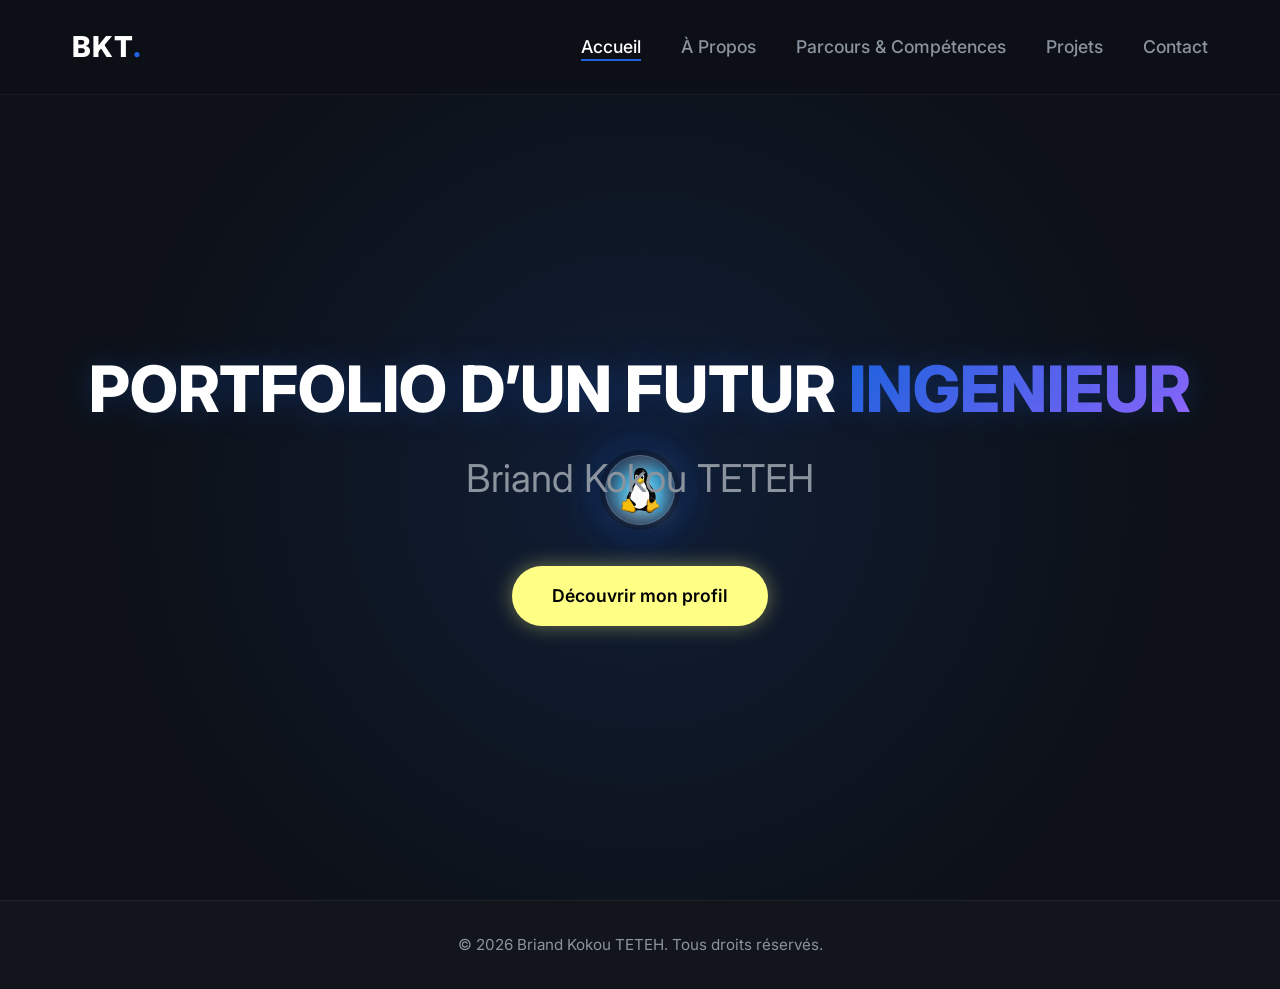
<file: index.html>
<!DOCTYPE html>
<html lang="fr">
<head>
    <meta charset="UTF-8">
    <meta name="viewport" content="width=device-width, initial-scale=1.0">
    <title>Briand Kokou TETEH | Portfolio</title>
    <!-- Google Fonts pour une typographie moderne -->
    <link href="https://fonts.googleapis.com/css2?family=Inter:wght@400;500;700;800&display=swap" rel="stylesheet">
    <link rel="stylesheet" href="global.css">
    <link rel="stylesheet" href="index.css">
</head>
<body>
    <header>
        <nav>
            <a href="index.html" class="logo">BKT<span>.</span></a>
            <ul class="nav-links">
                <li><a href="index.html" class="active">Accueil</a></li>
                <li><a href="apropos.html">À Propos</a></li>
                <li><a href="parcours.html">Parcours & Compétences</a></li>
                <li><a href="projets.html">Projets</a></li>
                <li><a href="contact.html">Contact</a></li>
            </ul>
        </nav>
    </header>

    <main class="hero">
        <div class="hero-content fade-in">
            <h1 class="main-title">PORTFOLIO D’UN FUTUR <span class="gradient-text">INGENIEUR</span></h1>
            <h2 class="subtitle">Briand Kokou TETEH</h2>
            
            <a href="apropos.html" class="cta-btn">Découvrir mon profil</a>
        </div>

        <div class="animation-container">
            <!-- Trou noir au centre -->
            <div class="blackhole"></div>
            
            <!-- Logo Windows Gravitant -->
            <div class="logo-wrapper w-logo">
                <svg viewBox="0 0 88 88" class="os-icon">
                    <path fill="#00adef" d="M0,12.4l35.7-4.8v34.1h-35.7v-29.3z"/>
                    <path fill="#00adef" d="M39.6,6.3l48.4-6.3v41.6h-48.4v-35.3z"/>
                    <path fill="#00adef" d="M0,45.3h35.7v34.2l-35.7-4.8v-29.4z"/>
                    <path fill="#00adef" d="M39.6,45.3h48.4v42.6l-48.4-6.3v-36.3z"/>
                </svg>
            </div>

            <!-- Logo Linux Gravitant -->
            <div class="logo-wrapper l-logo">
                <img src="tux.svg" alt="Linux Tux" class="os-icon">
            </div>
        </div>
    </main>

    <footer>
        <p>&copy; 2026 Briand Kokou TETEH. Tous droits réservés.</p>
    </footer>
</body>
</html>
</file>
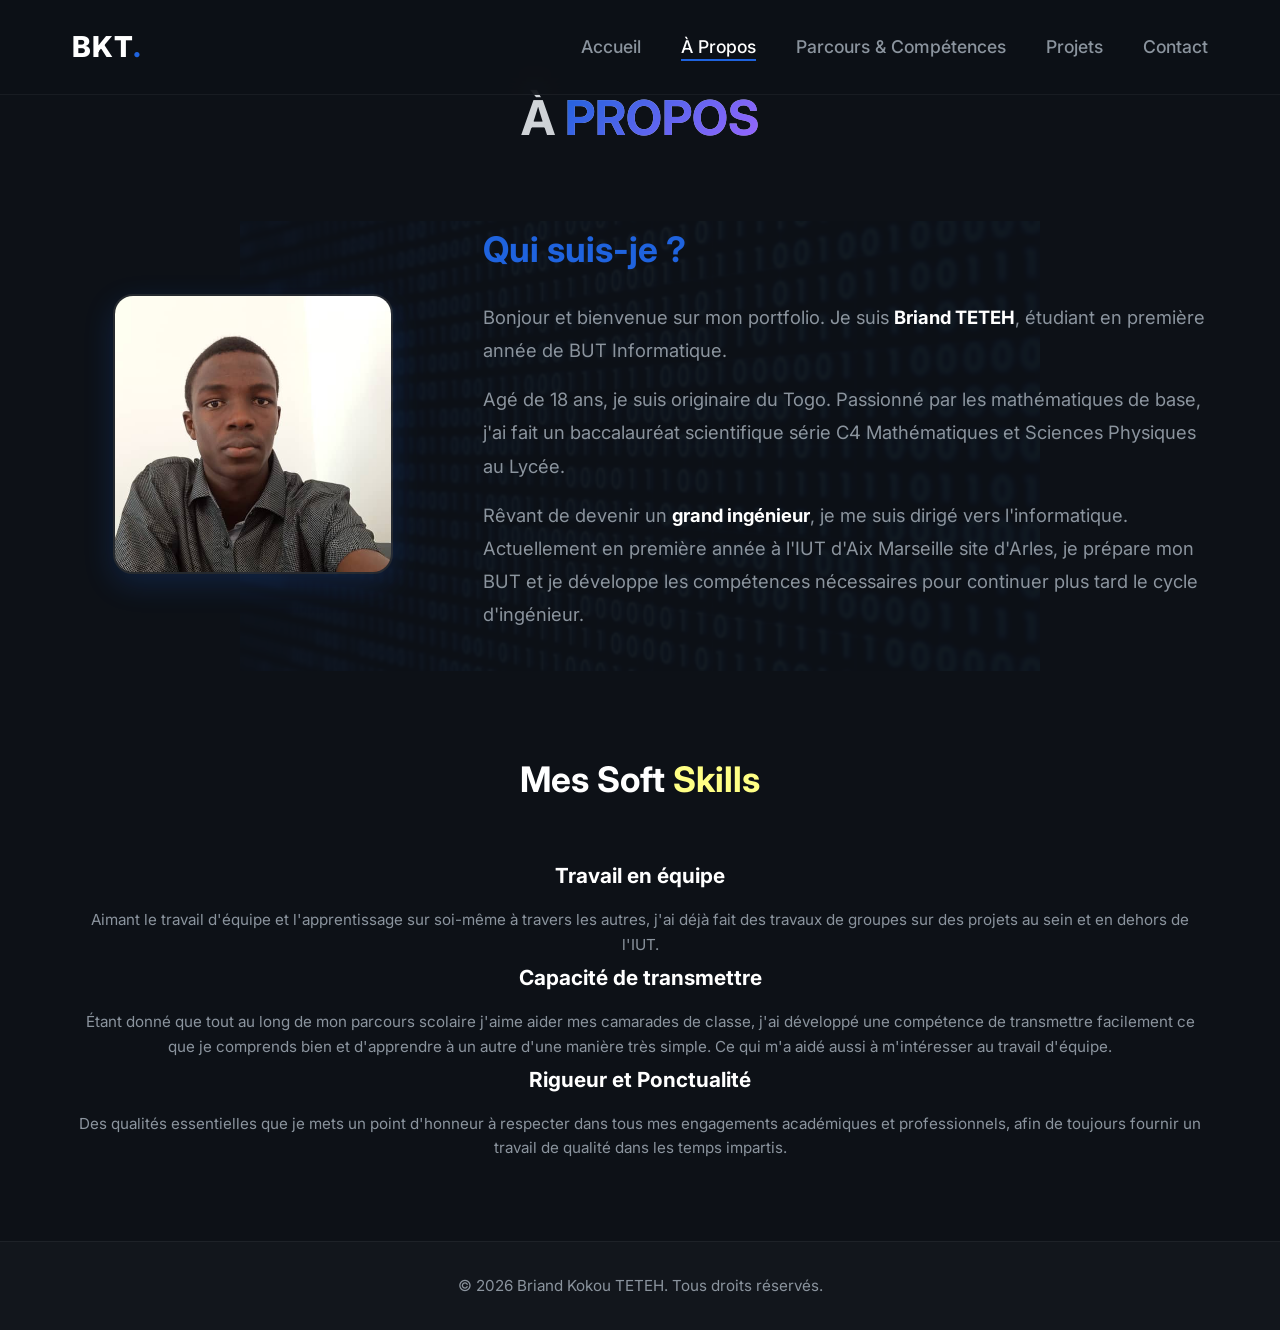
<file: apropos.html>
<!DOCTYPE html>
<html lang="fr">
<head>
    <meta charset="UTF-8">
    <meta name="viewport" content="width=device-width, initial-scale=1.0">
    <title>À Propos | Briand Kokou TETEH</title>
    <link href="https://fonts.googleapis.com/css2?family=Inter:wght@400;500;700;800&display=swap" rel="stylesheet">
    <link rel="stylesheet" href="global.css">
    <link rel="stylesheet" href="apropos.css">
</head>
<body>
    <header>
        <nav>
            <a href="index.html" class="logo">BKT<span>.</span></a>
            <ul class="nav-links">
                <li><a href="index.html">Accueil</a></li>
                <li><a href="apropos.html" class="active">À Propos</a></li>
                <li><a href="parcours.html">Parcours & Compétences</a></li>
                <li><a href="projets.html">Projets</a></li>
                <li><a href="contact.html">Contact</a></li>
            </ul>
        </nav>
    </header>

    <main class="container fade-in">
        <h1 class="section-title">À <span>Propos</span></h1>
        
        <section class="about-section">
            <div class="profile-card glass-card">
                <div class="profile-image-container">
                    
                    <!-- ma photo  -->
                    <img src="ma_photo.png.jpeg" alt="Briand Kokou TETEH" class="profile-image">
                   
                </div>
                <div class="profile-content">
                    <h2>Qui suis-je ?</h2>
                    <p>Bonjour et bienvenue sur mon portfolio. Je suis <strong>Briand TETEH</strong>, étudiant en première année de BUT Informatique.</p>
                    <p>Agé de 18 ans, je suis originaire du Togo. Passionné par les mathématiques de base, j'ai fait un baccalauréat scientifique série C4 Mathématiques et Sciences Physiques au Lycée.</p>
                    <p>Rêvant de devenir un <strong>grand ingénieur</strong>, je me suis dirigé vers l'informatique. Actuellement en première année à l'IUT d'Aix Marseille site d'Arles, je prépare mon BUT et je développe les compétences nécessaires pour continuer plus tard le cycle d'ingénieur.</p>
                </div>
            </div>
        </section>

        <section class="soft-skills-section mt-5">
            <h2 class="sub-title">Mes Soft <span>Skills</span></h2>
            <div class="card-grid">
                <!-- Skill 1 -->
                <div class="glass-card skill-card">
                    <h3>Travail en équipe</h3>
                    <p>Aimant le travail d'équipe et l'apprentissage sur soi-même à travers les autres, j'ai déjà fait des travaux de groupes sur des projets au sein et en dehors de l'IUT.</p>
                </div>
                
                <!-- Skill 2 -->
                <div class="glass-card skill-card">
                    <h3>Capacité de transmettre</h3>
                    <p>Étant donné que tout au long de mon parcours scolaire j'aime aider mes camarades de classe, j'ai développé une compétence de transmettre facilement ce que je comprends bien et d'apprendre à un autre d'une manière très simple. Ce qui m'a aidé aussi à m'intéresser au travail d'équipe.</p>
                </div>

                <!-- Skill 3 -->
                <div class="glass-card skill-card">
                    <h3>Rigueur et Ponctualité</h3>
                    <p>Des qualités essentielles que je mets un point d'honneur à respecter dans tous mes engagements académiques et professionnels, afin de toujours fournir un travail de qualité dans les temps impartis.</p>
                </div>
            </div>
        </section>
    </main>

    <footer>
        <p>&copy; 2026 Briand Kokou TETEH. Tous droits réservés.</p>
    </footer>
</body>
</html>
</file>
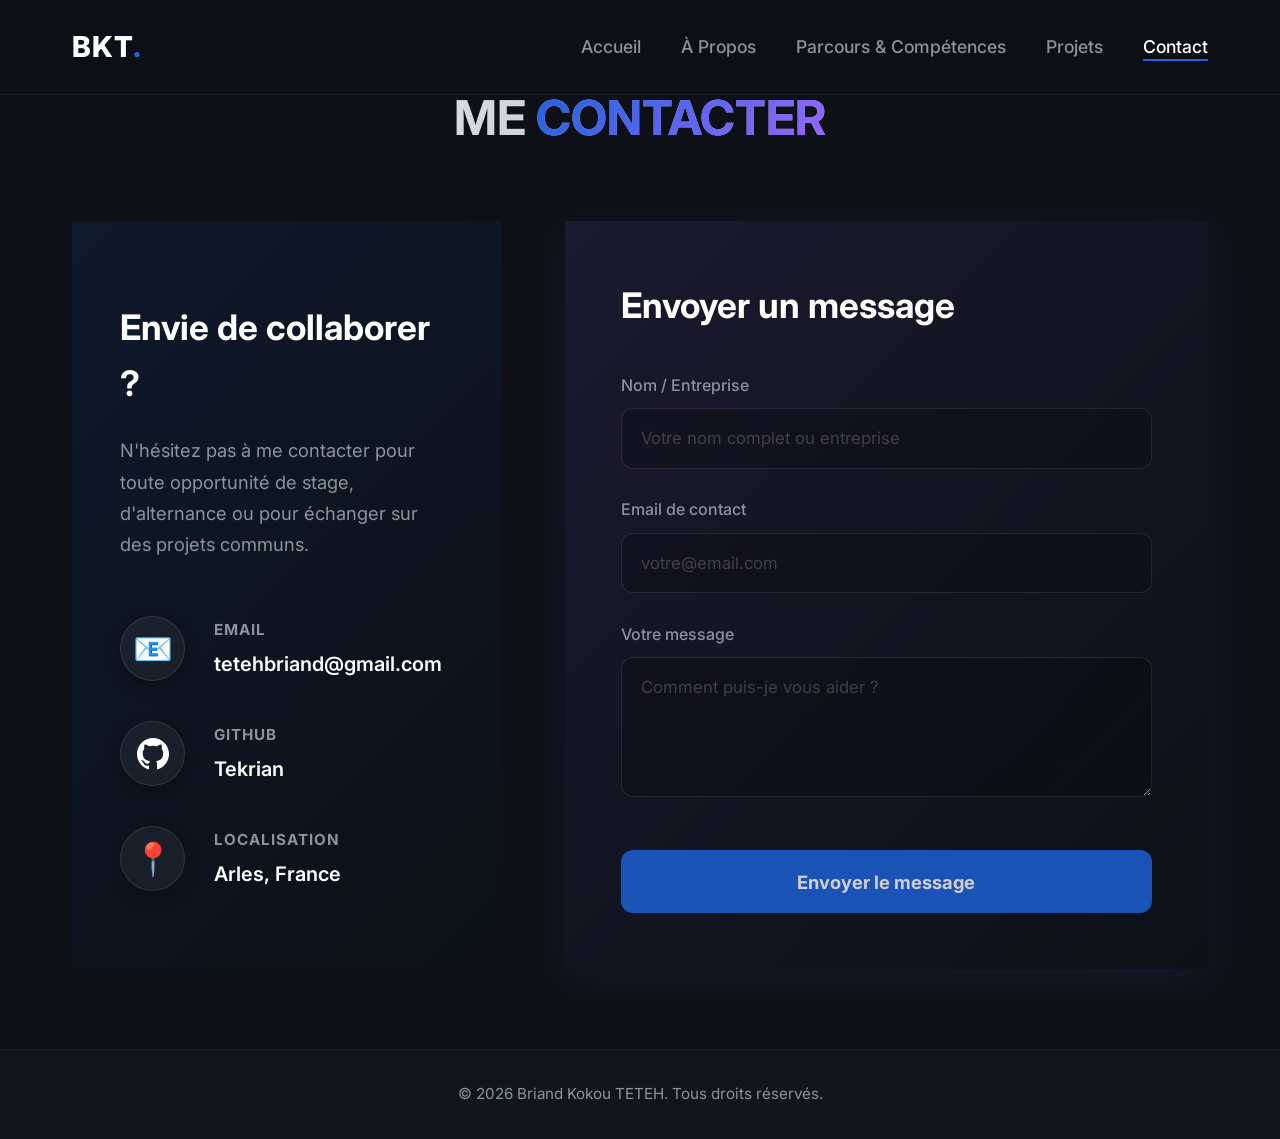
<file: contact.html>
<!DOCTYPE html>
<html lang="fr">

<head>
    <meta charset="UTF-8">
    <meta name="viewport" content="width=device-width, initial-scale=1.0">
    <title>Contact | Briand Kokou TETEH</title>
    <link href="https://fonts.googleapis.com/css2?family=Inter:wght@400;500;700;800&display=swap" rel="stylesheet">
    <link rel="stylesheet" href="global.css">
    <link rel="stylesheet" href="contact.css">
</head>

<body>
    <header>
        <nav>
            <a href="index.html" class="logo">BKT<span>.</span></a>
            <ul class="nav-links">
                <li><a href="index.html">Accueil</a></li>
                <li><a href="apropos.html">À Propos</a></li>
                <li><a href="parcours.html">Parcours & Compétences</a></li>
                <li><a href="projets.html">Projets</a></li>
                <li><a href="contact.html" class="active">Contact</a></li>
            </ul>
        </nav>
    </header>

    <main class="container fade-in">
        <h1 class="section-title">Me <span>Contacter</span></h1>

        <div class="contact-wrapper">
            <div class="contact-info glass-card">
                <h2>Envie de collaborer ?</h2>
                <p>N'hésitez pas à me contacter pour toute opportunité de stage, d'alternance ou pour échanger sur des
                    projets communs.</p>

                <div class="contact-methods">
                    <div class="contact-method">
                        <div class="method-icon">📧</div>
                        <div class="method-details">
                            <h3>Email</h3>
                            <a href="mailto:tetehbriand@gmail.com">tetehbriand@gmail.com</a>
                        </div>
                    </div>

                    <div class="contact-method">
                        <div class="method-icon">
                            <svg viewBox="0 0 24 24" width="1em" height="1em" fill="currentColor"><path d="M12 0c-6.626 0-12 5.373-12 12 0 5.302 3.438 9.8 8.207 11.387.599.111.793-.261.793-.577v-2.234c-3.338.726-4.033-1.416-4.033-1.416-.546-1.387-1.333-1.756-1.333-1.756-1.089-.745.083-.729.083-.729 1.205.084 1.839 1.237 1.839 1.237 1.07 1.834 2.807 1.304 3.492.997.107-.775.418-1.305.762-1.604-2.665-.305-5.467-1.334-5.467-5.931 0-1.311.469-2.381 1.236-3.221-.124-.303-.535-1.524.117-3.176 0 0 1.008-.322 3.301 1.23.957-.266 1.983-.399 3.003-.404 1.02.005 2.047.138 3.006.404 2.291-1.552 3.297-1.23 3.297-1.23.653 1.653.242 2.874.118 3.176.77.84 1.235 1.911 1.235 3.221 0 4.609-2.807 5.624-5.479 5.921.43.372.823 1.102.823 2.222v3.293c0 .319.192.694.801.576 4.765-1.589 8.199-6.086 8.199-11.386 0-6.627-5.373-12-12-12z"/></svg>
                        </div>
                        <div class="method-details">
                            <h3>GitHub</h3>
                            <a href="https://github.com/Tekrian" target="_blank" rel="noopener noreferrer">Tekrian</a>
                        </div>
                    </div>

                    <div class="contact-method">
                        <div class="method-icon">📍</div>
                        <div class="method-details">
                            <h3>Localisation</h3>
                            <p>Arles, France</p>
                        </div>
                    </div>
                </div>
            </div>

            <div class="contact-form glass-card">
                <h2>Envoyer un message</h2>
                <form action="mailto:tetehbriand@gmail.com" method="POST" enctype="text/plain" class="form-container">
                    <div class="form-group">
                        <label for="name">Nom / Entreprise</label>
                        <input type="text" id="name" name="name" required placeholder="Votre nom complet ou entreprise">
                    </div>

                    <div class="form-group">
                        <label for="email">Email de contact</label>
                        <input type="email" id="email" name="email" required placeholder="votre@email.com">
                    </div>

                    <div class="form-group">
                        <label for="message">Votre message</label>
                        <textarea id="message" name="message" rows="5" required
                            placeholder="Comment puis-je vous aider ?"></textarea>
                    </div>

                    <button type="submit" class="submit-btn">Envoyer le message</button>
                </form>
            </div>
        </div>
    </main>

    <footer>
        <p>&copy; 2026 Briand Kokou TETEH. Tous droits réservés.</p>
    </footer>
</body>

</html>
</file>
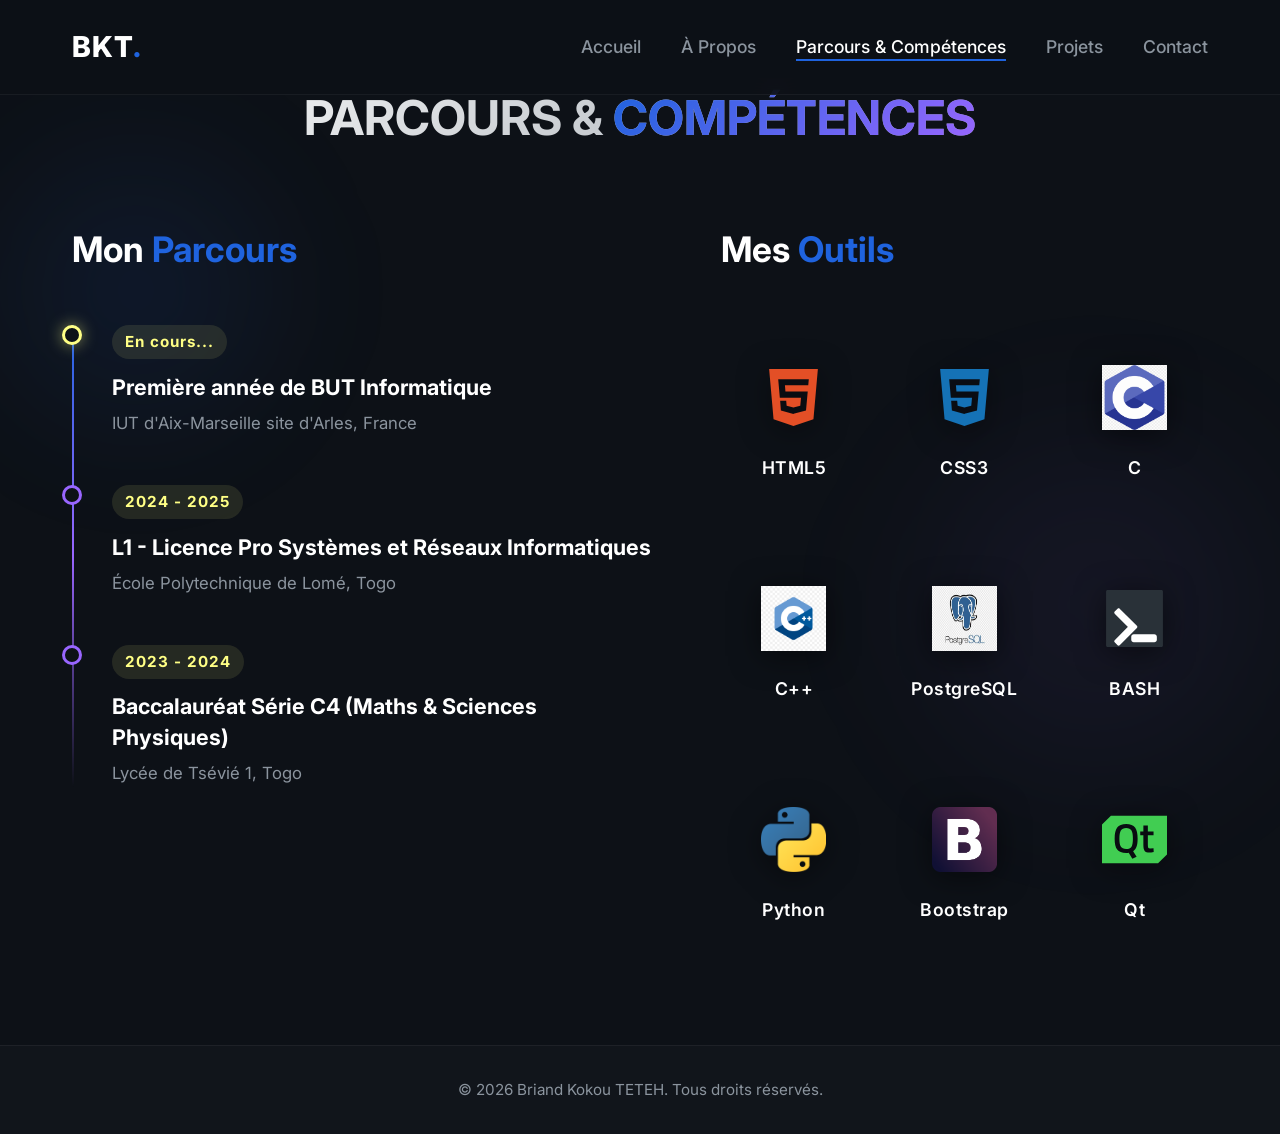
<file: parcours.html>
<!DOCTYPE html>
<html lang="fr">

<head>
    <meta charset="UTF-8">
    <meta name="viewport" content="width=device-width, initial-scale=1.0">
    <title>Parcours & Compétences | Briand Kokou TETEH</title>
    <link href="https://fonts.googleapis.com/css2?family=Inter:wght@400;500;700;800&display=swap" rel="stylesheet">
    <link rel="stylesheet" href="global.css">
    <link rel="stylesheet" href="parcours.css">
</head>

<body>
    <header>
        <nav>
            <a href="index.html" class="logo">BKT<span>.</span></a>
            <ul class="nav-links">
                <li><a href="index.html">Accueil</a></li>
                <li><a href="apropos.html">À Propos</a></li>
                <li><a href="parcours.html" class="active">Parcours & Compétences</a></li>
                <li><a href="projets.html">Projets</a></li>
                <li><a href="contact.html">Contact</a></li>
            </ul>
        </nav>
    </header>

    <main class="container fade-in">
        <h1 class="section-title">Parcours & <span>Compétences</span></h1>

        <div class="split-layout">
            <!-- Timeline Section -->
            <section class="timeline-section">
                <h2 class="sub-title text-left">Mon <span>Parcours</span></h2>
                <div class="timeline">
                    <!-- En cours -->
                    <div class="timeline-item">
                        <div class="timeline-dot current"></div>
                        <div class="timeline-content glass-card">
                            <span class="timeline-date">En cours...</span>
                            <h3>Première année de BUT Informatique</h3>
                            <p>IUT d'Aix-Marseille site d'Arles, France</p>
                        </div>
                    </div>

                    <!-- 2024 - 2025 -->
                    <div class="timeline-item">
                        <div class="timeline-dot"></div>
                        <div class="timeline-content glass-card">
                            <span class="timeline-date">2024 - 2025</span>
                            <h3>L1 - Licence Pro Systèmes et Réseaux Informatiques</h3>
                            <p>École Polytechnique de Lomé, Togo</p>
                        </div>
                    </div>

                    <!-- 2023 - 2024 -->
                    <div class="timeline-item">
                        <div class="timeline-dot"></div>
                        <div class="timeline-content glass-card">
                            <span class="timeline-date">2023 - 2024</span>
                            <h3>Baccalauréat Série C4 (Maths & Sciences Physiques)</h3>
                            <p>Lycée de Tsévié 1, Togo</p>
                        </div>
                    </div>
                </div>
            </section>

            <!-- Skills Section -->
            <section class="skills-section">
                <h2 class="sub-title text-left">Mes <span>Outils</span></h2>
                <div class="skills-grid">
                    <div class="skill-box glass-card html-box">
                        <svg viewBox="0 0 384 512" class="tech-icon">
                            <path fill="#E34F26"
                                d="M0 32l34.9 395.8L191.5 480l157.6-52.2L384 32H0zm308.2 127.9H124.4l4.1 49.4h175.6l-13.6 148.4-97.9 27v.3h-1.1l-98.7-27.3-6-75.8h47.7L138 320l53.5 14.5 53.7-14.5 6-62.2H84.3L71.5 112.2h241.1l-4.4 47.7z" />
                        </svg>
                        <span>HTML5</span>
                    </div>
                    <div class="skill-box glass-card css-box">
                        <svg viewBox="0 0 384 512" class="tech-icon">
                            <path fill="#1572B6"
                                d="M0 32l34.9 395.8L191.5 480l157.6-52.2L384 32H0zm308.2 127.9H124.4l4.1 49.4h175.6l-13.6 148.4-97.9 27v.3h-1.1l-98.7-27.3-6-75.8h47.7L138 320l53.5 14.5 53.7-14.5 6-62.2H84.3L71.5 112.2h241.1l-4.4 47.7z" />
                        </svg>
                        <span>CSS3</span>
                    </div>
                    <div class="skill-box glass-card c-box">
                        <img src="logo_langage_C.png" alt="C" class="tech-icon">
                        <span>C</span>
                    </div>
                    <div class="skill-box glass-card cpp-box">
                        <img src="Cplusplus.jpg" alt="C++" class="tech-icon">
                        <span>C++</span>
                    </div>
                    <div class="skill-box glass-card pg-box">
                        <img src="logo_PostgreSQL.png" alt="PostgreSQL" class="tech-icon">
                        <span>PostgreSQL</span>
                    </div>
                    <div class="skill-box glass-card bash-box">
                        <svg viewBox="0 0 128 128" class="tech-icon">
                            <path fill="#293138"
                                d="M117 8H11c-1.6 0-3 1.4-3 3v106c0 1.6 1.4 3 3 3h106c1.6 0 3-1.4 3-3V11c0-1.6-1.4-3-3-3z" />
                            <path fill="#fff"
                                d="M53.1 82.5L25 54.4c-1.2-1.2-1.2-3.1 0-4.2l5.6-5.6c1.2-1.2 3.1-1.2 4.2 0l33.9 33.9c1.2 1.2 1.2 3.1 0 4.2L34.8 116.6c-1.2 1.2-3.1 1.2-4.2 0l-5.6-5.6c-1.2-1.2-1.2-3.1 0-4.2l28.1-28.3zm49.9 28.5H62.6c-2.8 0-5-2.2-5-5v-6c0-2.8 2.2-5 5-5h40.4c2.8 0 5 2.2 5 5v6c0 2.8-2.2 5-5 5z" />
                        </svg>
                        <span>BASH</span>
                    </div>
                    <div class="skill-box glass-card python-box">
                        <img src="python-logo.png" alt="Python" class="tech-icon">
                        <span>Python</span>
                    </div>
                    <div class="skill-box glass-card bootstrap-box">
                        <img src="Bootstrap-Framework-Logo.png" alt="Bootstrap" class="tech-icon">
                        <span>Bootstrap</span>
                    </div>
                    <div class="skill-box glass-card qt-box">
                        <img src="qt-logo.svg" alt="Qt" class="tech-icon">
                        <span>Qt</span>
                    </div>
                </div>
            </section>
        </div>
    </main>

    <footer>
        <p>&copy; 2026 Briand Kokou TETEH. Tous droits réservés.</p>
    </footer>
</body>

</html>
</file>
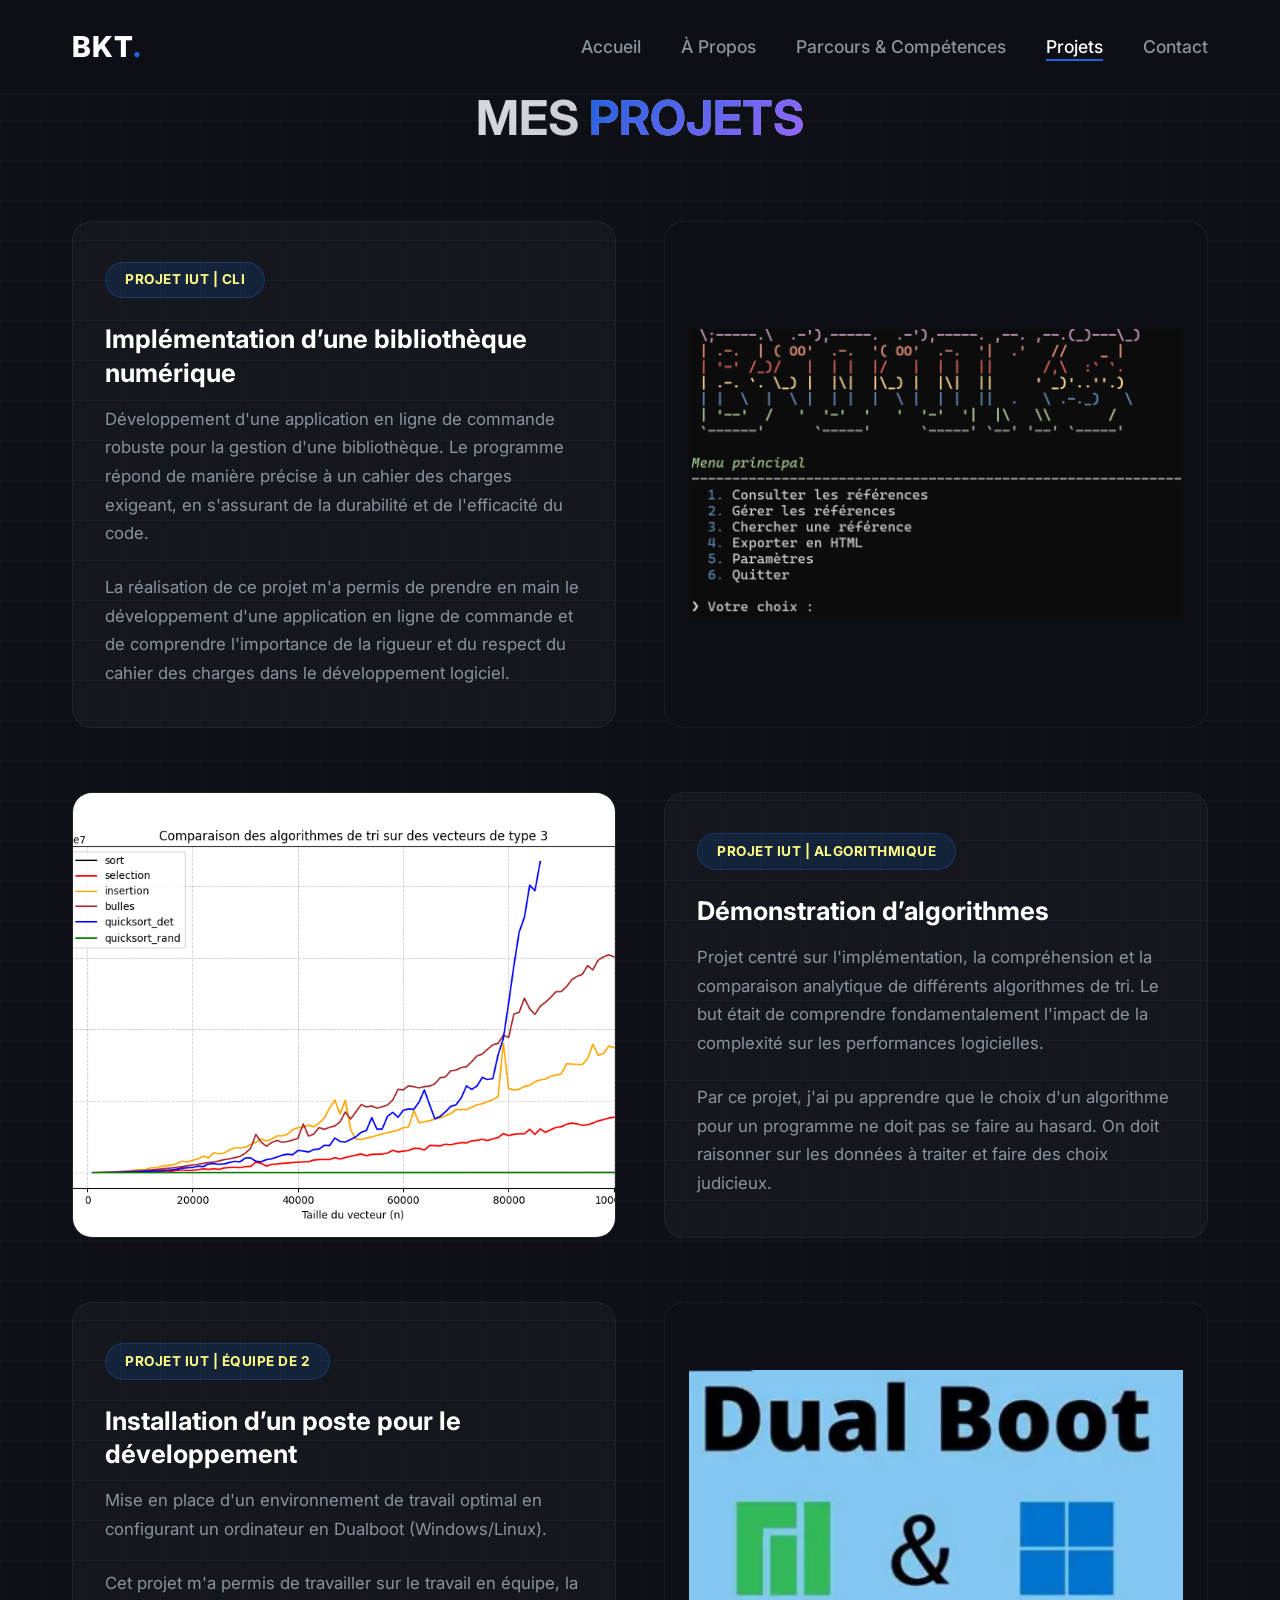
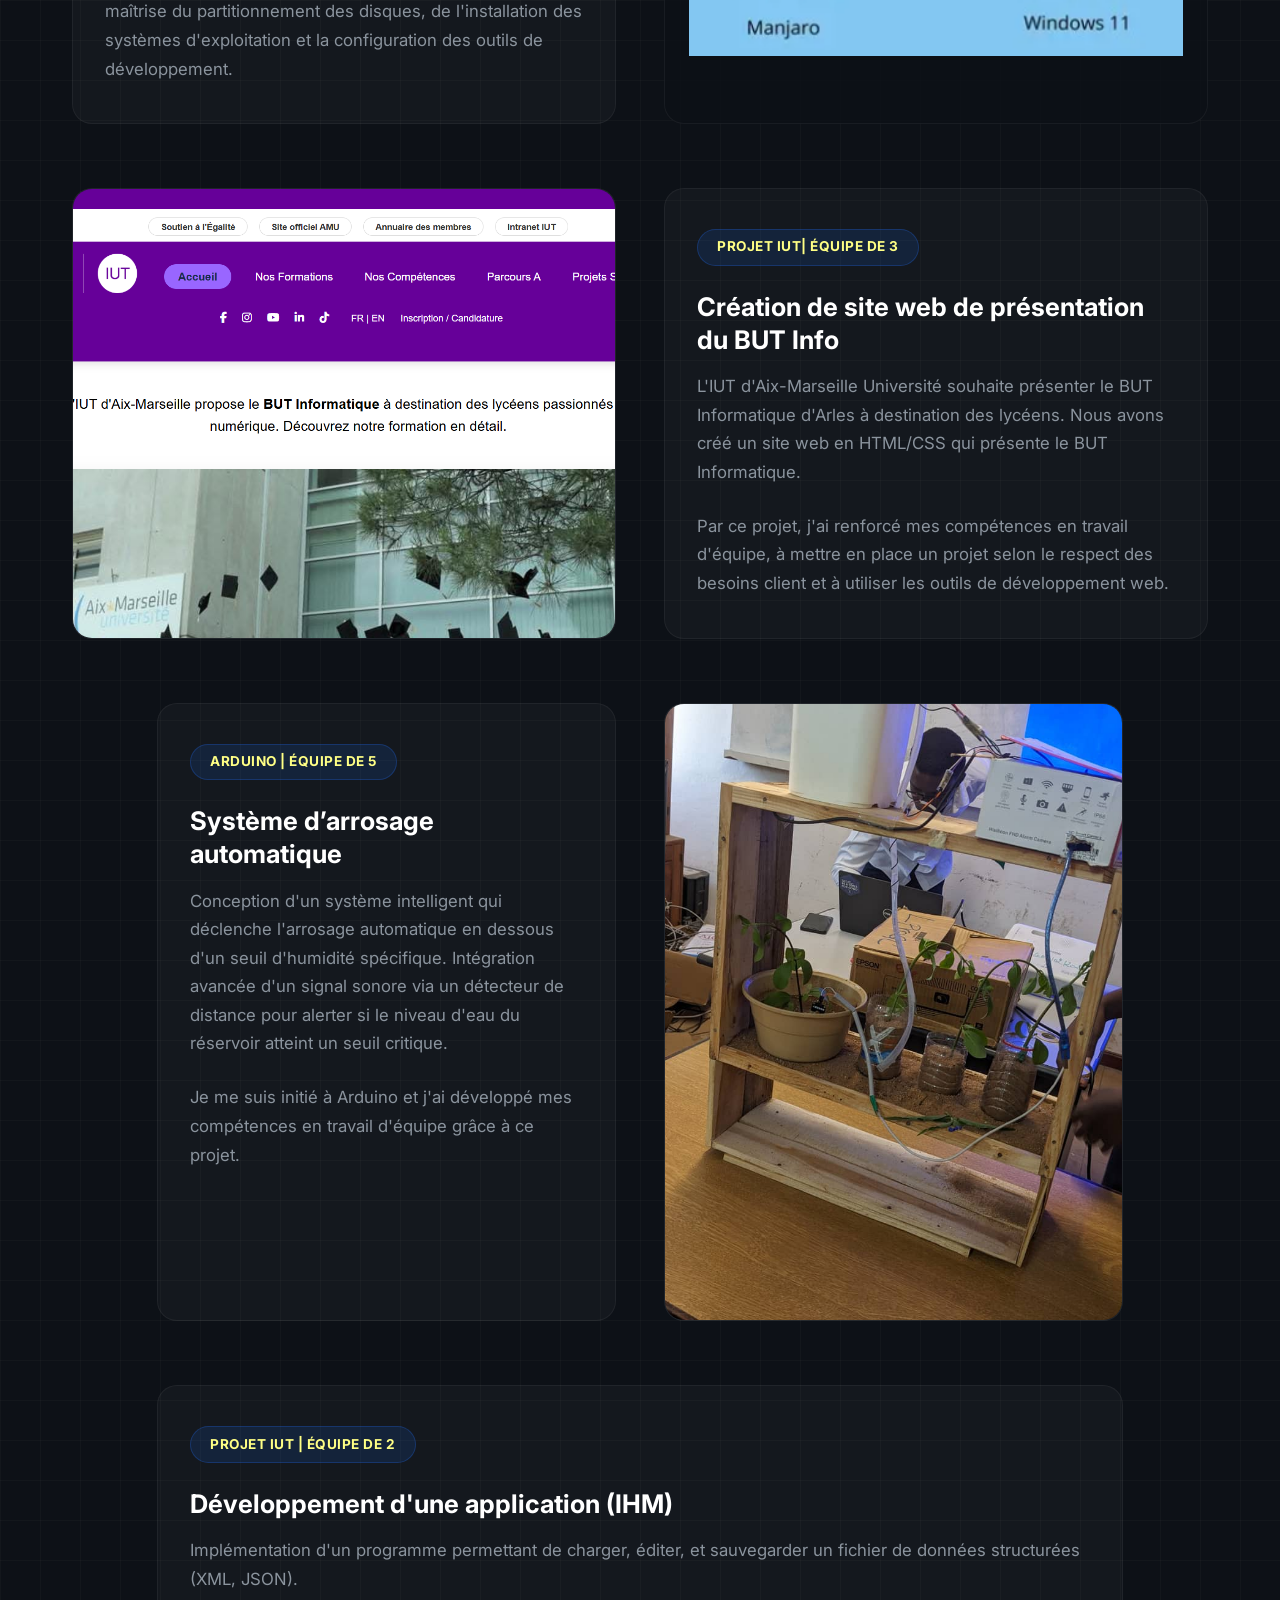
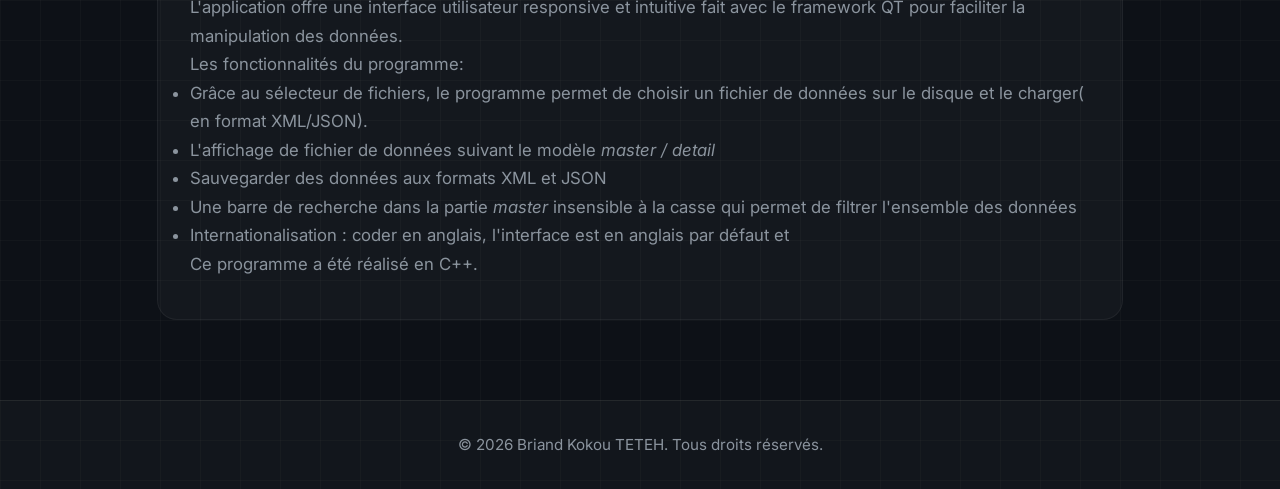
<file: projets.html>
<!DOCTYPE html>
<html lang="fr">

<head>
    <meta charset="UTF-8">
    <meta name="viewport" content="width=device-width, initial-scale=1.0">
    <title>Projets | Briand Kokou TETEH</title>
    <link href="https://fonts.googleapis.com/css2?family=Inter:wght@400;500;700;800&display=swap" rel="stylesheet">
    <link rel="stylesheet" href="global.css">
    <link rel="stylesheet" href="projets.css">
</head>

<body>
    <header>
        <nav>
            <a href="index.html" class="logo">BKT<span>.</span></a>
            <ul class="nav-links">
                <li><a href="index.html">Accueil</a></li>
                <li><a href="apropos.html">À Propos</a></li>
                <li><a href="parcours.html">Parcours & Compétences</a></li>
                <li><a href="projets.html" class="active">Projets</a></li>
                <li><a href="contact.html">Contact</a></li>
            </ul>
        </nav>
    </header>

    <main class="container fade-in">
        <h1 class="section-title">Mes <span>Projets</span></h1>

        <div class="projects-grid">

            <!-- Projet 1 -->
            <div class="project-row">
                <article class="project-card glass-card">
                    <div class="project-content">
                        <span class="project-tag">Projet IUT | CLI</span>
                        <h3>Implémentation d’une bibliothèque numérique</h3>
                        <p>Développement d'une application en ligne de commande robuste pour la gestion d'une
                            bibliothèque.
                            Le programme répond de manière précise à un cahier des charges exigeant, en s'assurant de la
                            durabilité et de l'efficacité du code.
                        </p>
                        <br>
                        <p>La réalisation de ce projet m'a permis de prendre en main le développement d'une application
                            en
                            ligne de commande et de comprendre l'importance de la rigueur et du respect du cahier des
                            charges dans le développement logiciel.
                        </p>
                    </div>
                </article>
                <div class="project-image-card img-bg">
                    <img src="biblio_num.png" alt="Implémentation d’une bibliothèque numérique" class="img-contain">
                </div>
            </div>

            <!-- Projet 2 -->
            <div class="project-row reversed">
                <article class="project-card glass-card">
                    <div class="project-content">
                        <span class="project-tag">Projet IUT | Algorithmique</span>
                        <h3>Démonstration d’algorithmes</h3>
                        <p>Projet centré sur l'implémentation, la compréhension et la comparaison analytique de
                            différents
                            algorithmes de tri. Le but était de comprendre fondamentalement l'impact de la complexité
                            sur
                            les performances logicielles.
                        </p>
                        <br>
                        <p>Par ce projet, j'ai pu apprendre que le choix d'un algorithme pour un programme ne doit pas
                            se
                            faire au hasard.
                            On doit raisonner sur les données à traiter et faire des choix judicieux.
                        </p>
                    </div>
                </article>
                <div class="project-image-card">
                    <img src="algos.png" alt="Démonstration d’algorithmes">
                </div>
            </div>

            <!-- Projet 3 -->
            <div class="project-row">
                <article class="project-card glass-card">
                    <div class="project-content">
                        <span class="project-tag">Projet IUT | Équipe de 2</span>
                        <h3>Installation d’un poste pour le développement</h3>
                        <p>Mise en place d'un environnement de travail optimal en configurant un ordinateur en Dualboot
                            (Windows/Linux).
                        </p>
                        <br>
                        <p>Cet projet m'a permis de travailler sur le travail en équipe, la maîtrise du partitionnement
                            des
                            disques, de l'installation des systèmes d'exploitation et la configuration des outils de
                            développement.
                        </p>
                    </div>
                </article>
                <div class="project-image-card img-bg">
                    <img src="dual_Boot.png" alt="Installation d’un poste pour le développement" class="img-contain">
                </div>
            </div>

            <!-- Projet 4 -->
            <div class="project-row reversed">
                <article class="project-card glass-card">
                    <div class="project-content">
                        <span class="project-tag">Projet IUT| Équipe de 3</span>
                        <h3>Création de site web de présentation du BUT Info</h3>
                        <p>
                            L'IUT d'Aix-Marseille Université souhaite présenter le BUT Informatique d'Arles à
                            destination
                            des lycéens.
                            Nous avons créé un site web en HTML/CSS qui présente le BUT Informatique.
                        </p>
                        <br>
                        <p>
                            Par ce projet, j'ai renforcé mes compétences en travail d'équipe, à mettre en place un
                            projet
                            selon le respect des besoins client et à utiliser les outils de développement web.
                        </p>
                    </div>
                </article>
                <div class="project-image-card">
                    <img src="site_BUT_image.png" alt="Création de site web de présentation du BUT Info">
                </div>
            </div>

            <!-- Projet 5 -->
            <div class="project-row project-small">
                <article class="project-card glass-card">
                    <div class="project-content">
                        <span class="project-tag">Arduino | Équipe de 5</span>
                        <h3>Système d’arrosage automatique</h3>
                        <p>Conception d'un système intelligent qui déclenche l'arrosage automatique en dessous d'un
                            seuil
                            d'humidité spécifique. Intégration avancée d'un signal sonore via un détecteur de distance
                            pour
                            alerter si le niveau d'eau du réservoir atteint un seuil critique.
                        </p>

                        <p>
                            Je me suis initié à Arduino et j'ai développé mes compétences en travail d'équipe grâce à ce
                            projet.
                        </p>
                    </div>
                </article>
                <div class="project-image-card">
                    <img src="arduino.png" alt="Système d'arrosage automatique Arduino">
                </div>
            </div>

            <!-- Projet 6 -->
            <div class="project-row project-small reversed">
                <article class="project-card glass-card">
                    <div class="project-content">
                        <span class="project-tag">Projet IUT | Équipe de 2</span>
                        <h3>Développement d'une application (IHM)</h3>
                        <p>Implémentation d'un programme permettant de charger, éditer, et sauvegarder un fichier de données structurées (XML, JSON). <br>
                            L'application offre une interface utilisateur responsive et intuitive fait avec le framework QT pour faciliter la manipulation des données.
                        </p>
                        <p>Les fonctionnalités du programme:
                            <ul>
                                <li>Grâce au sélecteur de fichiers, le programme permet de choisir un fichier de données sur le disque et le charger( en format XML/JSON).</li>
                                <li>L'affichage de fichier de données suivant le modèle <i>master / detail</i></li>
                                <li>Sauvegarder des données aux formats XML et JSON </li>
                                <li>Une barre de recherche dans la partie <i>master</i> insensible à la casse qui permet de filtrer l'ensemble des données</li>
                                <li>Internationalisation : coder en anglais, l'interface est en anglais par défaut et </li>
                            </ul>
                        </p>
                        <p>Ce programme a été réalisé en C++.</p>

        </div>
    </main>

    <footer>
        <p>&copy; 2026 Briand Kokou TETEH. Tous droits réservés.</p>
    </footer>
</body>

</html>
</file>
<file: global.css>
:root {
    --primary: #1F63DE;
    --secondary: #9966ff;
    --accent: #FFFF85;
    --bg-color: #0d1117;
    --text-color: #ffffff;
    --text-muted: #8b949e;
    --nav-bg: rgba(13, 17, 23, 0.85);
}

* {
    margin: 0;
    padding: 0;
    box-sizing: border-box;
    font-family: 'Inter', system-ui, -apple-system, sans-serif;
}

body {
    background-color: var(--bg-color);
    color: var(--text-color);
    line-height: 1.6;
    min-height: 100vh;
    display: flex;
    flex-direction: column;
    overflow-x: hidden;
}

h1, h2, h3, h4 {
    font-weight: 700;
}

/* NAVBAR */
header {
    background: var(--nav-bg);
    backdrop-filter: blur(12px);
    -webkit-backdrop-filter: blur(12px);
    position: fixed;
    width: 100%;
    top: 0;
    z-index: 1000;
    border-bottom: 1px solid rgba(255, 255, 255, 0.05);
}

nav {
    max-width: 1200px;
    margin: 0 auto;
    padding: 1.5rem 2rem;
    display: flex;
    justify-content: space-between;
    align-items: center;
}

.logo {
    font-size: 1.8rem;
    font-weight: 800;
    color: var(--text-color);
    text-decoration: none;
    letter-spacing: 1px;
}
.logo span {
    color: var(--primary);
}

.nav-links {
    display: flex;
    list-style: none;
    gap: 2.5rem;
}

.nav-links a {
    color: var(--text-muted);
    text-decoration: none;
    font-weight: 500;
    font-size: 1.1rem;
    transition: color 0.3s ease;
    position: relative;
    padding-bottom: 4px;
}

.nav-links a::after {
    content: '';
    position: absolute;
    width: 0;
    height: 2px;
    bottom: 0;
    left: 0;
    background-color: var(--primary);
    transition: width 0.3s ease;
}

.nav-links a:hover, .nav-links a.active {
    color: var(--text-color);
}

.nav-links a:hover::after,
.nav-links a.active::after {
    width: 100%;
}

@media (max-width: 768px) {
    .nav-links {
        gap: 1.2rem;
        flex-wrap: wrap;
        justify-content: center;
    }
    header nav {
        flex-direction: column;
        gap: 1rem;
    }
    main { margin-top: 140px; }
}

/* MAIN & SHARED */
main {
    flex: 1;
    margin-top: 80px; 
}

.container {
    max-width: 1200px;
    margin: 0 auto;
    padding: 5rem 2rem;
}

.section-title {
    text-align: center;
    font-size: 3rem;
    margin-bottom: 4rem;
    text-transform: uppercase;
    background: linear-gradient(135deg, var(--text-color), var(--text-muted));
    -webkit-background-clip: text;
    -webkit-text-fill-color: transparent;
}
.section-title span {
    background: linear-gradient(135deg, var(--primary), var(--secondary));
    -webkit-background-clip: text;
    -webkit-text-fill-color: transparent;
}

/* FOOTER */
footer {
    background: rgba(255, 255, 255, 0.02);
    border-top: 1px solid rgba(255, 255, 255, 0.05);
    text-align: center;
    padding: 2rem;
    margin-top: auto;
}

footer p {
    color: var(--text-muted);
    font-size: 0.95rem;
}

/* Reusable Components */
.fade-in {
    animation: fadeIn 0.8s ease-out forwards;
}

@keyframes fadeIn {
    from { opacity: 0; transform: translateY(30px); }
    to { opacity: 1; transform: translateY(0); }
}
</file>
<file: index.css>
/* index.css */
.hero {
    display: flex;
    justify-content: center;
    align-items: center;
    min-height: calc(100vh - 80px);
    position: relative;
    overflow: hidden;
    background: radial-gradient(circle at center, rgba(31, 99, 222, 0.15) 0%, var(--bg-color) 70%);
}

.hero-content {
    position: relative;
    z-index: 10;
    display: flex;
    flex-direction: column;
    align-items: center;
    text-align: center;
    gap: 1.5rem;
    padding: 2rem;
}

.main-title {
    font-size: clamp(2.5rem, 5vw, 4.5rem);
    font-weight: 800;
    line-height: 1.1;
    color: var(--text-color);
    text-transform: uppercase;
    text-shadow: 0 0 30px rgba(31, 99, 222, 0.3);
}

.gradient-text {
    background: linear-gradient(135deg, var(--primary), var(--secondary));
    -webkit-background-clip: text;
    -webkit-text-fill-color: transparent;
    display: inline-block;
}

.subtitle {
    font-size: clamp(1.5rem, 3vw, 2.5rem);
    font-weight: 400;
    color: var(--text-muted);
}

.subtitle span {
    color: var(--accent);
    font-weight: 700;
}

.cta-btn {
    margin-top: 2rem;
    padding: 1rem 2.5rem;
    font-size: 1.1rem;
    font-weight: 600;
    color: #000;
    background-color: var(--accent);
    border: none;
    border-radius: 50px;
    text-decoration: none;
    transition: all 0.3s ease;
    box-shadow: 0 0 20px rgba(255, 255, 133, 0.4);
}

.cta-btn:hover {
    transform: translateY(-5px) scale(1.05);
    box-shadow: 0 0 30px rgba(255, 255, 133, 0.8);
    background-color: #fff;
}

/* COMPLEX CSS ANIMATION */
.animation-container {
    position: absolute;
    top: 50%;
    left: 50%;
    width: 0;
    height: 0;
    pointer-events: none;
    z-index: 5;
}

.blackhole {
    position: absolute;
    top: 50%;
    left: 50%;
    width: 80px;
    height: 80px;
    transform: translate(-50%, -50%);
    border-radius: 50%;
    background: radial-gradient(circle, #000 30%, var(--primary) 80%, transparent 100%);
    box-shadow: 0 0 40px var(--primary), inset 0 0 20px #000;
    opacity: 0.6;
    animation: pulseBlackhole 4s infinite alternate;
}

@keyframes pulseBlackhole {
    0% { transform: translate(-50%, -50%) scale(0.8); box-shadow: 0 0 30px var(--primary), inset 0 0 10px #000; opacity: 0.4; }
    100% { transform: translate(-50%, -50%) scale(1.2); box-shadow: 0 0 60px var(--secondary), inset 0 0 20px #000; opacity: 0.8; }
}

.logo-wrapper {
    position: absolute;
    top: 50%;
    left: 50%;
    margin-top: -35px;
    margin-left: -35px;
    width: 70px;
    height: 70px;
    display: flex;
    justify-content: center;
    align-items: center;
    border-radius: 50%;
    background: rgba(255, 255, 255, 0.05);
    backdrop-filter: blur(10px);
    -webkit-backdrop-filter: blur(10px);
    border: 1px solid rgba(255, 255, 255, 0.1);
    box-shadow: 0 0 25px rgba(0,0,0,0.5);
}

.w-logo {
    animation: orbitWin 10s cubic-bezier(0.4, 0, 0.2, 1) infinite;
}

.l-logo {
    animation: orbitLin 10s cubic-bezier(0.4, 0, 0.2, 1) infinite;
}

@keyframes orbitWin {
    0% { transform: rotate(0deg) translateY(0) scale(0); opacity: 0; }
    5% { transform: rotate(36deg) translateY(-280px) scale(1); opacity: 1; }
    45% { transform: rotate(324deg) translateY(-280px) scale(1); opacity: 1; }
    50% { transform: rotate(360deg) translateY(0) scale(0); opacity: 0; }
    100% { transform: rotate(360deg) translateY(0) scale(0); opacity: 0; }
}

@keyframes orbitLin {
    0% { transform: rotate(0deg) translateY(0) scale(0); opacity: 0; }
    50% { transform: rotate(0deg) translateY(0) scale(0); opacity: 0; }
    55% { transform: rotate(36deg) translateY(-280px) scale(1); opacity: 1; }
    95% { transform: rotate(324deg) translateY(-280px) scale(1); opacity: 1; }
    100% { transform: rotate(360deg) translateY(0) scale(0); opacity: 0; }
}

.os-icon {
    width: 45px;
    height: 45px;
    filter: drop-shadow(0 0 10px rgba(255, 255, 255, 0.6));
}

@media (max-width: 768px) {
    @keyframes orbitWin {
        0% { transform: rotate(0deg) translateY(0) scale(0); opacity: 0; }
        5% { transform: rotate(36deg) translateY(-180px) scale(0.8); opacity: 1; }
        45% { transform: rotate(324deg) translateY(-180px) scale(0.8); opacity: 1; }
        50% { transform: rotate(360deg) translateY(0) scale(0); opacity: 0; }
        100% { transform: rotate(360deg) translateY(0) scale(0); opacity: 0; }
    }
    
    @keyframes orbitLin {
        0% { transform: rotate(0deg) translateY(0) scale(0); opacity: 0; }
        50% { transform: rotate(0deg) translateY(0) scale(0); opacity: 0; }
        55% { transform: rotate(36deg) translateY(-180px) scale(0.8); opacity: 1; }
        95% { transform: rotate(324deg) translateY(-180px) scale(0.8); opacity: 1; }
        100% { transform: rotate(360deg) translateY(0) scale(0); opacity: 0; }
    }
}
</file>
<file: apropos.css>
/* apropos.css */
.about-section {
    margin-bottom: 5rem;
    position: relative;
    min-height: 50vh;
}

.about-section::before {
    content: '';
    position: absolute;
    top: 0;
    left: 0;
    width: 100%;
    height: 100%;
    background: url('image.png') no-repeat center center;
    background-size: contain;
    opacity: 0.04;
    z-index: -1;
    pointer-events: none;
}

.profile-card {
    display: flex;
    flex-wrap: wrap;
    gap: 3rem;
    align-items: center;
}

.profile-image-container {
    flex: 1;
    min-width: 280px;
    display: flex;
    justify-content: center;
}

.profile-placeholder {
    width: 280px;
    height: 280px;
    border-radius: 20px;
    background: linear-gradient(135deg, rgba(31, 99, 222, 0.2), rgba(153, 102, 255, 0.2));
    border: 2px dashed rgba(255, 255, 255, 0.3);
    display: flex;
    justify-content: center;
    align-items: center;
    text-align: center;
    box-shadow: 0 10px 30px rgba(0,0,0,0.5);
    transition: all 0.3s ease;
}

.profile-placeholder:hover {
    border-color: var(--primary);
    transform: scale(1.02);
}

.placeholder-text {
    color: var(--text-muted);
    font-weight: 600;
    font-size: 1.1rem;
}

.profile-image {
    width: 280px;
    height: 280px;
    object-fit: cover;
    border-radius: 20px;
    box-shadow: 0 10px 30px rgba(31, 99, 222, 0.2);
    border: 2px solid rgba(255, 255, 255, 0.1);
}

.profile-content {
    flex: 2;
    min-width: 300px;
}

.profile-content h2 {
    font-size: 2.2rem;
    color: var(--primary);
    margin-bottom: 1.5rem;
}

.profile-content p {
    margin-bottom: 1rem;
    font-size: 1.15rem;
    color: var(--text-muted);
    line-height: 1.8;
}

.profile-content strong {
    color: var(--text-color);
}

.mt-5 {
    margin-top: 5rem;
}

.sub-title {
    font-size: 2.2rem;
    text-align: center;
    margin-bottom: 3rem;
    color: var(--text-color);
}

.sub-title span {
    color: var(--accent);
}

.skill-card {
    text-align: center;
    border-top: 4px solid transparent;
    display: flex;
    flex-direction: column;
    align-items: center;
}

.skill-card:hover {
    border-top: 4px solid var(--primary);
}

.skill-card:nth-child(2):hover {
    border-top: 4px solid var(--secondary);
}

.skill-card:nth-child(3):hover {
    border-top: 4px solid var(--accent);
}

.skill-icon {
    font-size: 3rem;
    margin-bottom: 1.5rem;
    display: inline-block;
    background: rgba(255, 255, 255, 0.05);
    width: 80px;
    height: 80px;
    line-height: 80px;
    border-radius: 50%;
    transition: transform 0.3s ease;
}

.skill-card:hover .skill-icon {
    transform: scale(1.1) rotate(10deg);
}

.skill-card h3 {
    margin-bottom: 1rem;
    color: var(--text-color);
    font-size: 1.3rem;
}

.skill-card p {
    color: var(--text-muted);
    font-size: 0.95rem;
    flex: 1; /* Pushes content down evenly if cards have different heights */
}
</file>
<file: contact.css>
/* contact.css */
.contact-wrapper {
    display: grid;
    grid-template-columns: 1fr 1.5fr;
    gap: 4rem;
    align-items: stretch;
}

.contact-info {
    display: flex;
    flex-direction: column;
    justify-content: center;
    padding: 3.5rem 3rem;
    background: linear-gradient(135deg, rgba(31, 99, 222, 0.1), rgba(13, 17, 23, 0.5));
    border-color: rgba(31, 99, 222, 0.3);
}

.contact-info h2 {
    color: var(--text-color);
    font-size: 2.2rem;
    margin-bottom: 1.5rem;
}

.contact-info > p {
    color: var(--text-muted);
    font-size: 1.15rem;
    margin-bottom: 3.5rem;
    line-height: 1.7;
}

.contact-methods {
    display: flex;
    flex-direction: column;
    gap: 2.5rem;
}

.contact-method {
    display: flex;
    align-items: center;
    gap: 1.8rem;
    transition: transform 0.3s ease;
}

.contact-method:hover {
    transform: translateX(10px);
}

.method-icon {
    font-size: 2rem;
    width: 65px;
    height: 65px;
    background: rgba(255, 255, 255, 0.05);
    border-radius: 50%;
    display: flex;
    justify-content: center;
    align-items: center;
    border: 1px solid rgba(255, 255, 255, 0.1);
    box-shadow: 0 5px 15px rgba(0, 0, 0, 0.3);
}

.method-details h3 {
    color: var(--text-muted);
    font-size: 0.95rem;
    text-transform: uppercase;
    letter-spacing: 1px;
    margin-bottom: 0.4rem;
}

.method-details a, 
.method-details p {
    color: var(--text-color);
    font-size: 1.25rem;
    font-weight: 600;
    text-decoration: none;
    transition: color 0.3s ease;
}

.method-details a:hover {
    color: var(--accent);
}

/* FORM STYLES */
.contact-form {
    padding: 3.5rem;
    background: linear-gradient(135deg, rgba(153, 102, 255, 0.1), rgba(13, 17, 23, 0.7)) !important;
    border-color: rgba(153, 102, 255, 0.3) !important;
    box-shadow: 0 10px 40px rgba(153, 102, 255, 0.08);
}

.contact-form h2 {
    font-size: 2.2rem;
    color: var(--text-color);
    margin-bottom: 2.5rem;
}

.form-group {
    margin-bottom: 1.8rem;
}

.form-group label {
    display: block;
    color: var(--text-muted);
    margin-bottom: 0.6rem;
    font-size: 1rem;
    font-weight: 500;
}

.form-group input,
.form-group textarea {
    width: 100%;
    padding: 1.2rem;
    background: rgba(0, 0, 0, 0.2);
    border: 1px solid rgba(255, 255, 255, 0.1);
    border-radius: 12px;
    color: var(--text-color);
    font-size: 1.05rem;
    transition: all 0.3s ease;
}

.form-group input::placeholder,
.form-group textarea::placeholder {
    color: rgba(255, 255, 255, 0.2);
}

.form-group input:focus,
.form-group textarea:focus {
    outline: none;
    border-color: var(--primary);
    box-shadow: 0 0 20px rgba(31, 99, 222, 0.2);
    background: rgba(31, 99, 222, 0.05);
}

.submit-btn {
    width: 100%;
    padding: 1.3rem;
    background-color: var(--primary);
    color: #fff;
    border: none;
    border-radius: 12px;
    font-size: 1.15rem;
    font-weight: 700;
    cursor: not-allowed;
    transition: all 0.3s ease;
    margin-top: 1rem;
    opacity: 0.8;
}

.form-note {
    display: block;
    margin-top: 1.5rem;
    color: var(--accent);
    font-size: 0.9rem;
    text-align: center;
    font-style: italic;
    opacity: 0.8;
}

@media (max-width: 900px) {
    .contact-wrapper {
        grid-template-columns: 1fr;
    }
}
</file>
<file: parcours.css>
/* parcours.css */
body::before {
    content: '';
    position: fixed;
    top: 10%;
    left: -5%;
    width: 400px;
    height: 400px;
    border-radius: 50%;
    background: radial-gradient(circle, rgba(31, 99, 222, 0.12) 0%, transparent 70%);
    filter: blur(50px);
    z-index: -1;
    pointer-events: none;
}

body::after {
    content: '';
    position: fixed;
    bottom: 5%;
    right: -5%;
    width: 500px;
    height: 500px;
    border-radius: 50%;
    background: radial-gradient(circle, rgba(153, 102, 255, 0.08) 0%, transparent 70%);
    filter: blur(60px);
    z-index: -1;
    pointer-events: none;
}

.split-layout {
    display: grid;
    grid-template-columns: 1.2fr 1fr;
    gap: 4rem;
    align-items: start;
}

.sub-title.text-left {
    text-align: left;
    margin-bottom: 3rem;
    font-size: 2.2rem;
    color: var(--text-color);
}

.sub-title.text-left span {
    color: var(--primary);
}

/* TIMELINE STYLES */
.timeline {
    position: relative;
    padding-left: 2.5rem;
}

.timeline::before {
    content: '';
    position: absolute;
    left: 0;
    top: 0;
    bottom: 0;
    width: 2px;
    background: linear-gradient(to bottom, var(--primary), var(--secondary), transparent);
}

.timeline-item {
    position: relative;
    margin-bottom: 3rem;
}

.timeline-item:last-child {
    margin-bottom: 0;
}

.timeline-dot {
    position: absolute;
    left: -2.5rem;
    transform: translateX(-50%);
    width: 20px;
    height: 20px;
    border-radius: 50%;
    background-color: var(--bg-color);
    border: 3px solid var(--secondary);
    z-index: 2;
}

.timeline-dot.current {
    border-color: var(--accent);
    box-shadow: 0 0 15px rgba(255, 255, 133, 0.5);
    animation: pulseDot 2s infinite;
}

@keyframes pulseDot {
    0% { transform: translateX(-50%) scale(1); box-shadow: 0 0 0 0 rgba(255, 255, 133, 0.7); }
    70% { transform: translateX(-50%) scale(1.1); box-shadow: 0 0 0 15px rgba(255, 255, 133, 0); }
    100% { transform: translateX(-50%) scale(1); box-shadow: 0 0 0 0 rgba(255, 255, 133, 0); }
}

.timeline-date {
    display: inline-block;
    color: var(--accent);
    font-weight: 700;
    font-size: 0.95rem;
    margin-bottom: 0.8rem;
    letter-spacing: 1px;
    background: rgba(255, 255, 133, 0.1);
    padding: 0.3rem 0.8rem;
    border-radius: 20px;
}

.timeline-content h3 {
    color: var(--text-color);
    font-size: 1.35rem;
    margin-bottom: 0.5rem;
    line-height: 1.4;
}

.timeline-content p{
    color: var(--text-muted);
    font-size: 1.05rem;
}

/* SKILLS STYLES */
.skills-grid {
    display: grid;
    grid-template-columns: repeat(auto-fit, minmax(130px, 1fr));
    gap: 1.5rem;
}

.skill-box {
    text-align: center;
    padding: 2.5rem 1rem;
    display: flex;
    flex-direction: column;
    align-items: center;
    gap: 1.5rem;
    transition: all 0.3s ease;
}

.skill-box span {
    font-weight: 600;
    color: var(--text-color);
    letter-spacing: 0.5px;
    font-size: 1.1rem;
}

.tech-icon {
    width: 65px;
    height: 65px;
    filter: drop-shadow(0 5px 15px rgba(0,0,0,0.5));
    transition: transform 0.3s cubic-bezier(0.175, 0.885, 0.32, 1.275), filter 0.3s ease;
}

.skill-box:hover .tech-icon {
    transform: translateY(-8px) scale(1.15);
}

/* Hover effects adapted for each skill box to glow based on brand color */
.html-box:hover { border-color: rgba(227, 79, 38, 0.6); box-shadow: 0 10px 30px rgba(227, 79, 38, 0.15); }
.css-box:hover { border-color: rgba(21, 114, 182, 0.6); box-shadow: 0 10px 30px rgba(21, 114, 182, 0.15); }
.c-box:hover { border-color: rgba(4, 79, 136, 0.6); box-shadow: 0 10px 30px rgba(4, 79, 136, 0.15); }
.cpp-box:hover { border-color: rgba(4, 79, 136, 0.6); box-shadow: 0 10px 30px rgba(4, 79, 136, 0.15); }
.pg-box:hover { border-color: rgba(51, 103, 145, 0.6); box-shadow: 0 10px 30px rgba(51, 103, 145, 0.15); }
.bash-box:hover { border-color: rgba(255, 255, 255, 0.6); box-shadow: 0 10px 30px rgba(255, 255, 255, 0.1); }
.python-box:hover { border-color: rgba(55, 118, 171, 0.6); box-shadow: 0 10px 30px rgba(55, 118, 171, 0.15); }
.bootstrap-box:hover { border-color: rgba(121, 82, 179, 0.6); box-shadow: 0 10px 30px rgba(121, 82, 179, 0.15); }
.qt-box:hover { border-color: rgba(65, 205, 82, 0.6); box-shadow: 0 10px 30px rgba(65, 205, 82, 0.15); }

@media (max-width: 900px) {
    .split-layout {
        grid-template-columns: 1fr;
        gap: 4rem;
    }
}
</file>
<file: projets.css>
/* projets.css */
body {
    background-image: linear-gradient(rgba(255, 255, 255, 0.025) 1px, transparent 1px),
    linear-gradient(90deg, rgba(255, 255, 255, 0.025) 1px, transparent 1px);
    background-size: 40px 40px;
}

.projects-grid {
    display: flex;
    flex-direction: column;
    gap: 4rem;
    position: relative;
    z-index: 1;
}

.project-row {
    display: flex;
    gap: 3rem;
    align-items: stretch;
}

.project-row.reversed {
    flex-direction: row-reverse;
}

.project-row.project-small {
    max-width: 85%;
    margin: 0 auto;
}

.project-card, .project-image-card {
    flex: 1;
    min-width: 0;
    border-radius: 20px;
    background: rgba(255, 255, 255, 0.03);
    border: 1px solid rgba(255, 255, 255, 0.05);
}

.project-card {
    display: flex;
    flex-direction: column;
    padding: 0;
    overflow: hidden;
    position: relative;
    transition: transform 0.4s cubic-bezier(0.175, 0.885, 0.32, 1.275), box-shadow 0.4s ease, border-color 0.4s ease;
}

.project-card:hover {
    transform: translateY(-10px);
    box-shadow: 0 15px 40px rgba(31, 99, 222, 0.2);
    border-color: rgba(31, 99, 222, 0.4);
}

.project-image-card {
    overflow: hidden;
    position: relative;
    transition: transform 0.4s cubic-bezier(0.175, 0.885, 0.32, 1.275), box-shadow 0.4s ease;
}

.project-image-card img {
    width: 100%;
    height: 100%;
    object-fit: cover;
    transition: transform 0.5s ease;
}

.project-image-card.img-bg {
    background-color: var(--nav-bg); /* Add subtle background for contained images */
    display: flex;
    justify-content: center;
    align-items: center;
}

.project-image-card img.img-contain {
    object-fit: contain;
    padding: 1.5rem; /* Add some padding so the image breathes */
}

.project-image-card:hover {
    transform: translateY(-10px);
    box-shadow: 0 15px 40px rgba(31, 99, 222, 0.2);
}

.project-image-card:hover img {
    transform: scale(1.05);
}

.project-content {
    padding: 2.5rem 2rem;
    flex: 1;
    display: flex;
    flex-direction: column;
}

.project-tag {
    align-self: flex-start;
    background: rgba(31, 99, 222, 0.15);
    color: var(--accent);
    padding: 0.4rem 1.2rem;
    border-radius: 20px;
    font-size: 0.85rem;
    font-weight: 700;
    margin-bottom: 1.5rem;
    border: 1px solid rgba(31, 99, 222, 0.3);
    text-transform: uppercase;
    letter-spacing: 0.5px;
}

.project-content h3 {
    font-size: 1.6rem;
    color: var(--text-color);
    margin-bottom: 1rem;
    line-height: 1.3;
}

.project-content p, .project-content ul {
    color: var(--text-muted);
    font-size: 1.05rem;
    line-height: 1.7;
    flex: 1; 
}

/* Add a subtle glow on the cards on hover */
.project-card::after {
    content: '';
    position: absolute;
    top: 0;
    left: 0;
    width: 100%;
    height: 100%;
    background: radial-gradient(circle at top right, rgba(255, 255, 133, 0.05), transparent 50%);
    opacity: 0;
    transition: opacity 0.4s ease;
    pointer-events: none;
}

.project-card:hover::after {
    opacity: 1;
}

@media (max-width: 900px) {
    .project-row, .project-row.reversed {
        flex-direction: column;
    }
}
</file>
